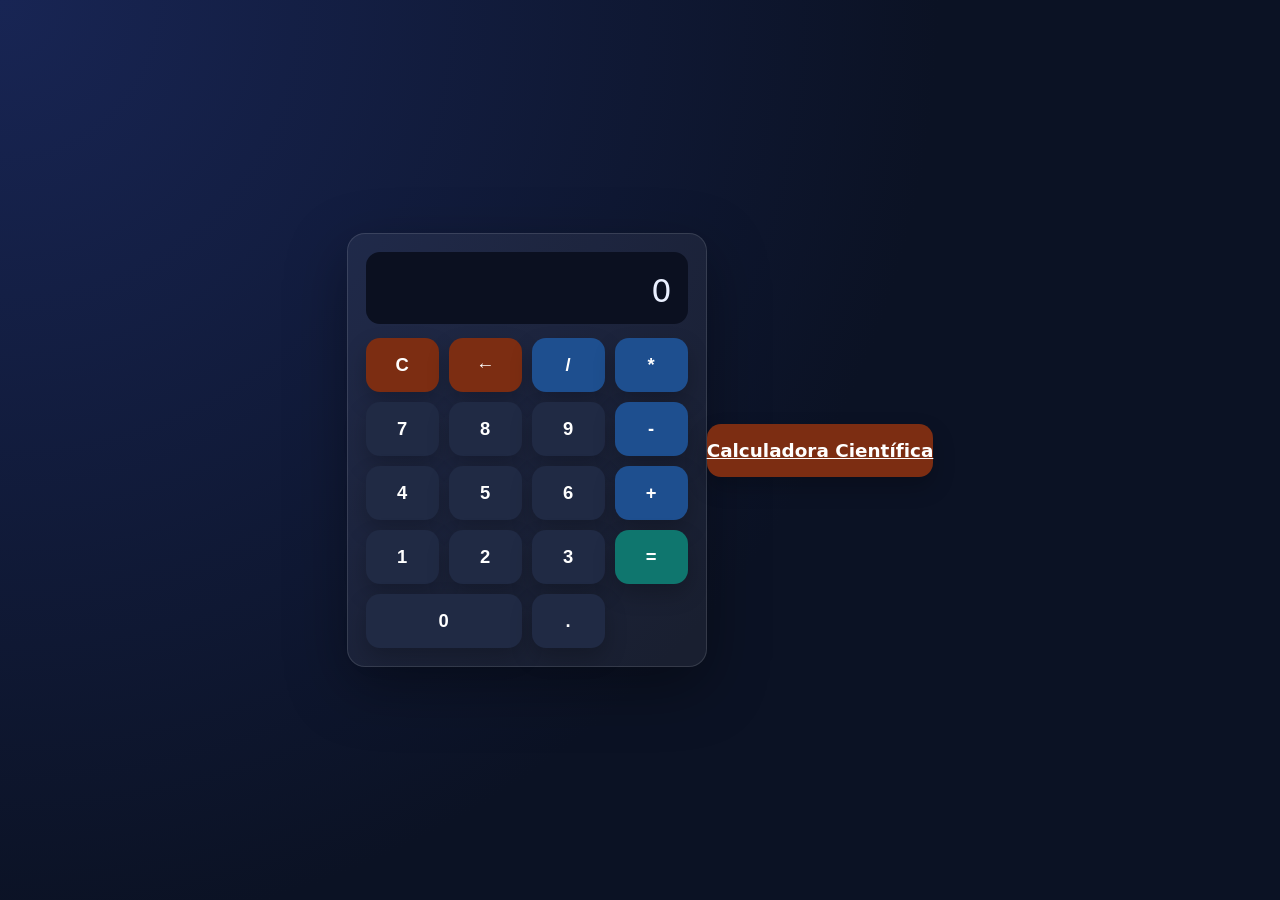
<file: index.html>
<!DOCTYPE html>
<html lang="es">

<head>
    <meta charset="UTF-8">
    <meta name="viewport" content="width=device-width, initial-scale=1.0">
    <link rel="stylesheet" href="styles.css">
    <title>Calculator</title>
</head>

<body>
    <div class="calculadora">
        <div class="pantalla" id="display">0</div>

        <div class="teclado" role="group" aria-label="Teclado de la calculadora">
            <button class="btn btn--action" data-action="clear" aria-label="Limpiar">C</button>
            <button class="btn btn--action" data-action="backspace" aria-label="Borrar un dígito">←</button>
            <button class="btn btn--op" data-op="/" aria-label="Dividir">/</button>
            <button class="btn btn--op" data-op="*" aria-label="Multiplicar">*</button>

            <button class="btn" data-digit="7">7</button>
            <button class="btn" data-digit="8">8</button>
            <button class="btn" data-digit="9">9</button>
            <button class="btn btn--op" data-op="-" aria-label="Restar">-</button>

            <button class="btn" data-digit="4">4</button>
            <button class="btn" data-digit="5">5</button>
            <button class="btn" data-digit="6">6</button>
            <button class="btn btn--op" data-op="+" aria-label="Sumar">+</button>

            <button class="btn" data-digit="1">1</button>
            <button class="btn" data-digit="2">2</button>
            <button class="btn" data-digit="3">3</button>
            <button class="btn btn--equals" data-action="equals" aria-label="Calcular">=</button>

            <button class="btn btn--zero" data-digit="0" aria-label="Cero">0</button>
            <button class="btn" data-action="decimal" aria-label="Punto decimal">.</button>
        </div>
    
    </div>

    <div class="link-container">
      <a class="btn btn--action" href="calculadora-cientifica/calc.html">Calculadora Científica</a>
    </div>

    <script src="script.mjs"></script>
</body>

</html>
</file>
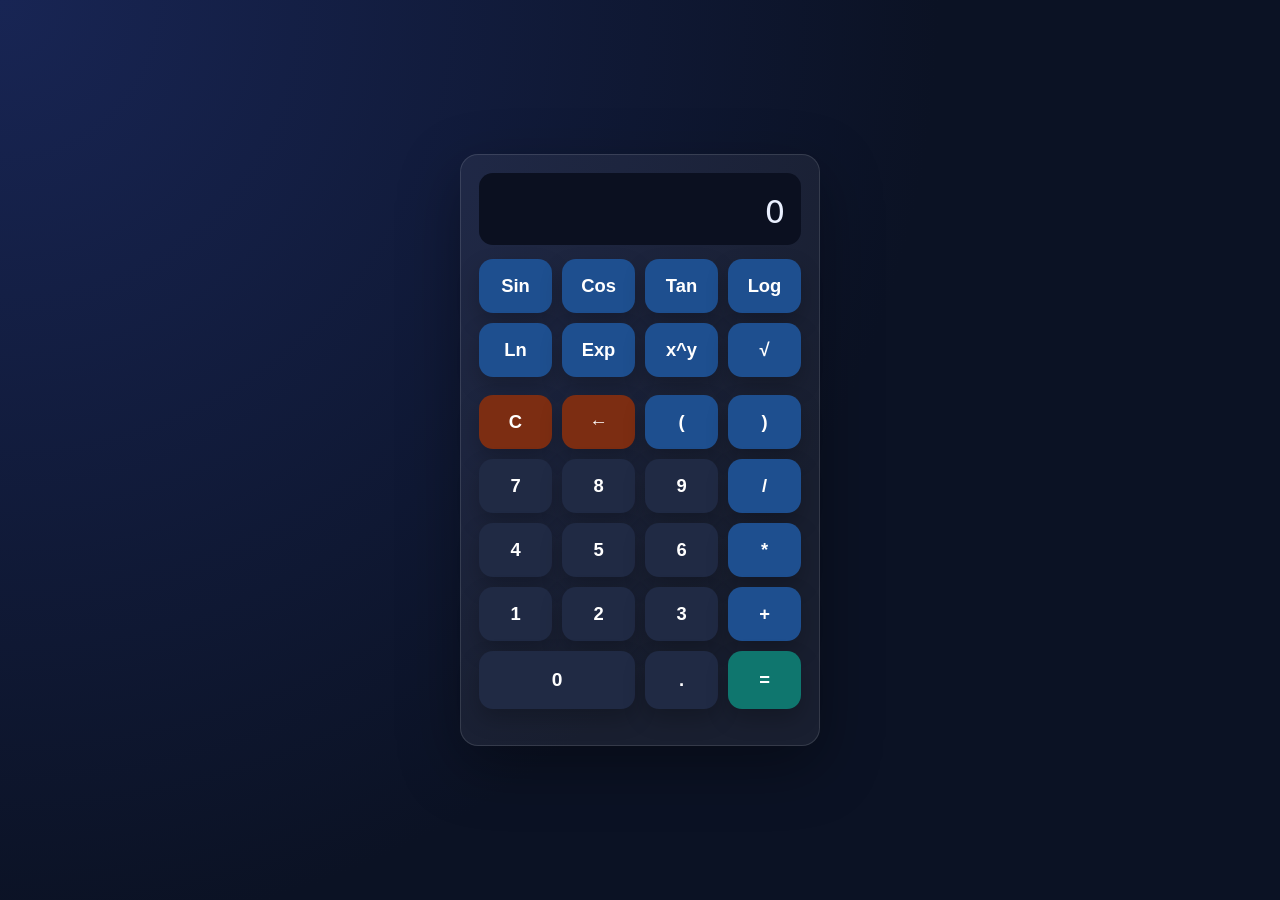
<file: calculadora-cientifica/calc.html>
<!DOCTYPE html>
<html lang="en">
<head>
    <meta charset="UTF-8">
    <meta name="viewport" content="width=device-width, initial-scale=1.0">
    <link rel="stylesheet" href="/calculadora-cientifica/estilos.css">
    <title>Calculadora Científica</title>
</head>
<body>
        <div class="calculadora">
        <div class="pantalla" id="display">0</div>


        <div class="calculadora-cientifica" role="group" aria-label="Funciones científicas">
            <button class="btn btn--op" data-op="sin" aria-label="Seno">Sin</button>
            <button class="btn btn--op" data-op="cos" aria-label="Coseno">Cos</button>
            <button class="btn btn--op" data-op="tan" aria-label="Tangente">Tan</button>
            <button class="btn btn--op" data-op="log" aria-label="Logaritmo">Log</button>
            <button class="btn btn--op" data-op="ln" aria-label="Logaritmo natural">Ln</button>
            <button class="btn btn--op" data-op="exp" aria-label="Exponencial">Exp</button>
            <button class="btn btn--op" data-op="x^y" aria-label="Potencia">x^y</button>
            <button class="btn btn--op" data-op="√" aria-label="Raíz cuadrada">√</button>
        </div>

        <div class="teclado" role="group" aria-label="Teclado de la calculadora">
            <button class="btn btn--action" data-action="clear" aria-label="Limpiar">C</button>
            <button class="btn btn--action" data-action="backspace" aria-label="Borrar un dígito">←</button>
            <button class="btn btn--op" data-op="(" aria-label="Paréntesis izquierda">(</button>
            <button class="btn btn--op" data-op=")" aria-label="Paréntesis derecha">)</button>

            <button class="btn" data-digit="7">7</button>
            <button class="btn" data-digit="8">8</button>
            <button class="btn" data-digit="9">9</button>
            <button class="btn btn--op" data-op="/" aria-label="Dividir">/</button>

            <button class="btn" data-digit="4">4</button>
            <button class="btn" data-digit="5">5</button>
            <button class="btn" data-digit="6">6</button>
            <button class="btn btn--op" data-op="*" aria-label="Multiplicar">*</button>

            <button class="btn" data-digit="1">1</button>
            <button class="btn" data-digit="2">2</button>
            <button class="btn" data-digit="3">3</button>
            <button class="btn btn--op" data-op="+" aria-label="Sumar">+</button>

            <button class="btn btn--zero" data-digit="0" aria-label="Cero">0</button>
            <button class="btn" data-action="decimal" aria-label="Punto decimal">.</button>
            <button class="btn btn--equals" data-action="equals" aria-label="Calcular">=</button>
        </div>
    
    </div>
    <script src="main.mjs"></script>
</body>
</html>
</file>
<file: styles.css>
/* Estilos simples para una calculadora basica (practica HTML/CSS/JS) */

* {
  box-sizing: border-box;
}

body {
  margin: 0;
  font-family: system-ui, -apple-system, Segoe UI, Roboto, Ubuntu, Cantarell, Noto Sans,
    sans-serif;
  min-height: 100vh;
  display: flex;
  align-items: center;
  justify-content: center;
  background: radial-gradient(circle at top left, #182554, #0b1224 60%);
  padding: 24px;
}

.calculadora {
  width: min(360px, 100%);
  padding: 18px;
  border-radius: 18px;
  background: rgba(255, 255, 255, 0.06);
  border: 1px solid rgba(255, 255, 255, 0.12);
  box-shadow: 0 20px 60px rgba(0, 0, 0, 0.35);
}

.pantalla {
  background: #0b1020;
  color: #eaf0ff;
  border-radius: 14px;
  min-height: 72px;
  padding: 14px 16px;
  display: flex;
  align-items: flex-end;
  justify-content: flex-end;
  font-size: 2rem;
  overflow: hidden;
  word-break: break-all;
  margin-bottom: 14px;
}

.teclado {
  display: grid;
  grid-template-columns: repeat(4, 1fr);
  gap: 10px;
}

.btn {
  appearance: none;
  border: none;
  border-radius: 14px;
  background: #202a44;
  color: #ffffff;
  cursor: pointer;
  font-size: 1.15rem;
  font-weight: 700;
  padding: 16px 0;
  user-select: none;
  box-shadow: 0 10px 22px rgba(0, 0, 0, 0.22);
  transition: transform 0.05s ease, background 0.15s ease, box-shadow 0.15s ease;
}

.btn:hover {
  background: #283455;
}

.btn:active {
  transform: translateY(1px);
}

.btn:focus-visible {
  outline: 3px solid rgba(59, 130, 246, 0.65);
  outline-offset: 2px;
}

.btn--op {
  background: #1e4f8f;
}

.btn--op:hover {
  background: #235aa5;
}

.btn--equals {
  background: #0f766e;
}

.btn--equals:hover {
  background: #0d8a7c;
}

.btn--action {
  background: #7c2d12;
}

.btn--action:hover {
  background: #9a3a17;
}

.btn--zero {
  grid-column: span 2;
}

@media (max-width: 380px) {
  .pantalla {
    font-size: 1.7rem;
  }
  .btn {
    font-size: 1.05rem;
    padding: 14px 0;
  }
}
</file>
<file: calculadora-cientifica/estilos.css>
* {
  box-sizing: border-box;
}

body {
  margin: 0;
  min-height: 100vh;
  display: flex;
  align-items: center;
  justify-content: center;
  padding: 24px;
  font-family: system-ui, -apple-system, BlinkMacSystemFont, Segoe UI, Roboto, Ubuntu,
    Cantarell, Noto Sans, sans-serif;
  background: radial-gradient(circle at top left, #182554, #0b1224 60%);
}

.calculadora {
  width: min(360px, 100%);
  padding: 18px;
  border-radius: 18px;
  background: rgba(255, 255, 255, 0.06);
  border: 1px solid rgba(255, 255, 255, 0.12);
  box-shadow: 0 20px 60px rgba(0, 0, 0, 0.35);
}

.pantalla {
  background: #0b1020;
  color: #eaf0ff;
  border-radius: 14px;
  min-height: 72px;
  padding: 14px 16px;
  display: flex;
  align-items: flex-end;
  justify-content: flex-end;
  font-size: 2rem;
  overflow: hidden;
  word-break: break-all;
  margin-bottom: 14px;
}

.calculadora-cientifica,
.teclado {
  display: grid;
  grid-template-columns: repeat(4, minmax(0, 1fr));
  gap: 10px;
  margin-bottom: 18px;
}

.btn {
  appearance: none;
  border: none;
  border-radius: 14px;
  background: #202a44;
  color: #ffffff;
  cursor: pointer;
  font-size: 1.15rem;
  font-weight: 700;
  padding: 16px 0;
  user-select: none;
  box-shadow: 0 10px 22px rgba(0, 0, 0, 0.22);
  transition: transform 0.05s ease, background 0.15s ease, box-shadow 0.15s ease;
}

.btn:hover {
  background: #283455;
}

.btn:active {
  transform: translateY(1px);
}

.btn:focus-visible {
  outline: 3px solid rgba(59, 130, 246, 0.65);
  outline-offset: 2px;
}

.btn--op {
  background: #1e4f8f;
}

.btn--op:hover {
  background: #235aa5;
}

.btn--equals {
  background: #0f766e;
}

.btn--equals:hover {
  background: #0d8a7c;
}

.btn--action {
  background: #7c2d12;
}

.btn--action:hover {
  background: #9a3a17;
}

.btn--zero {
  grid-column: span 2;
  font-size: 1.2rem;
  padding: 18px 0;
}

@media (max-width: 380px) {
  .pantalla {
    font-size: 1.7rem;
  }

  .btn {
    font-size: 1.05rem;
    padding: 14px 0;
  }
}
</file>
